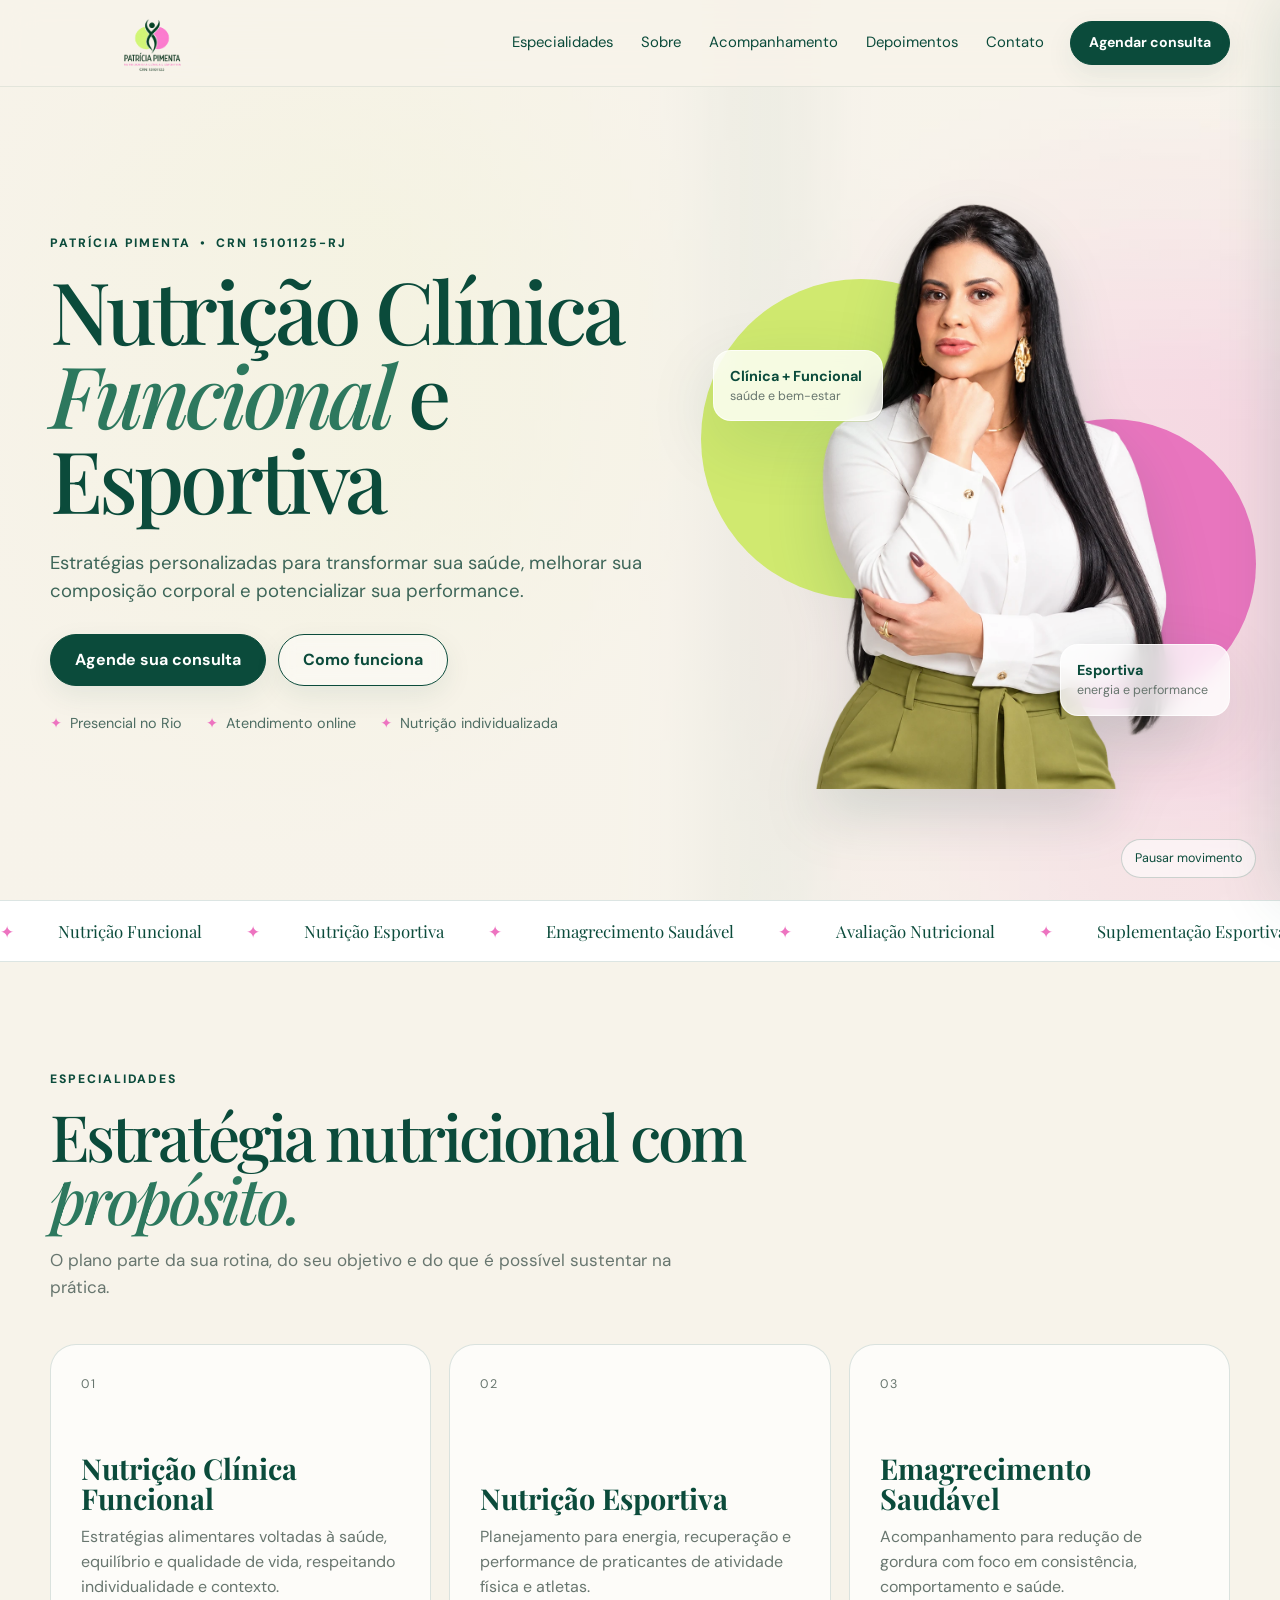
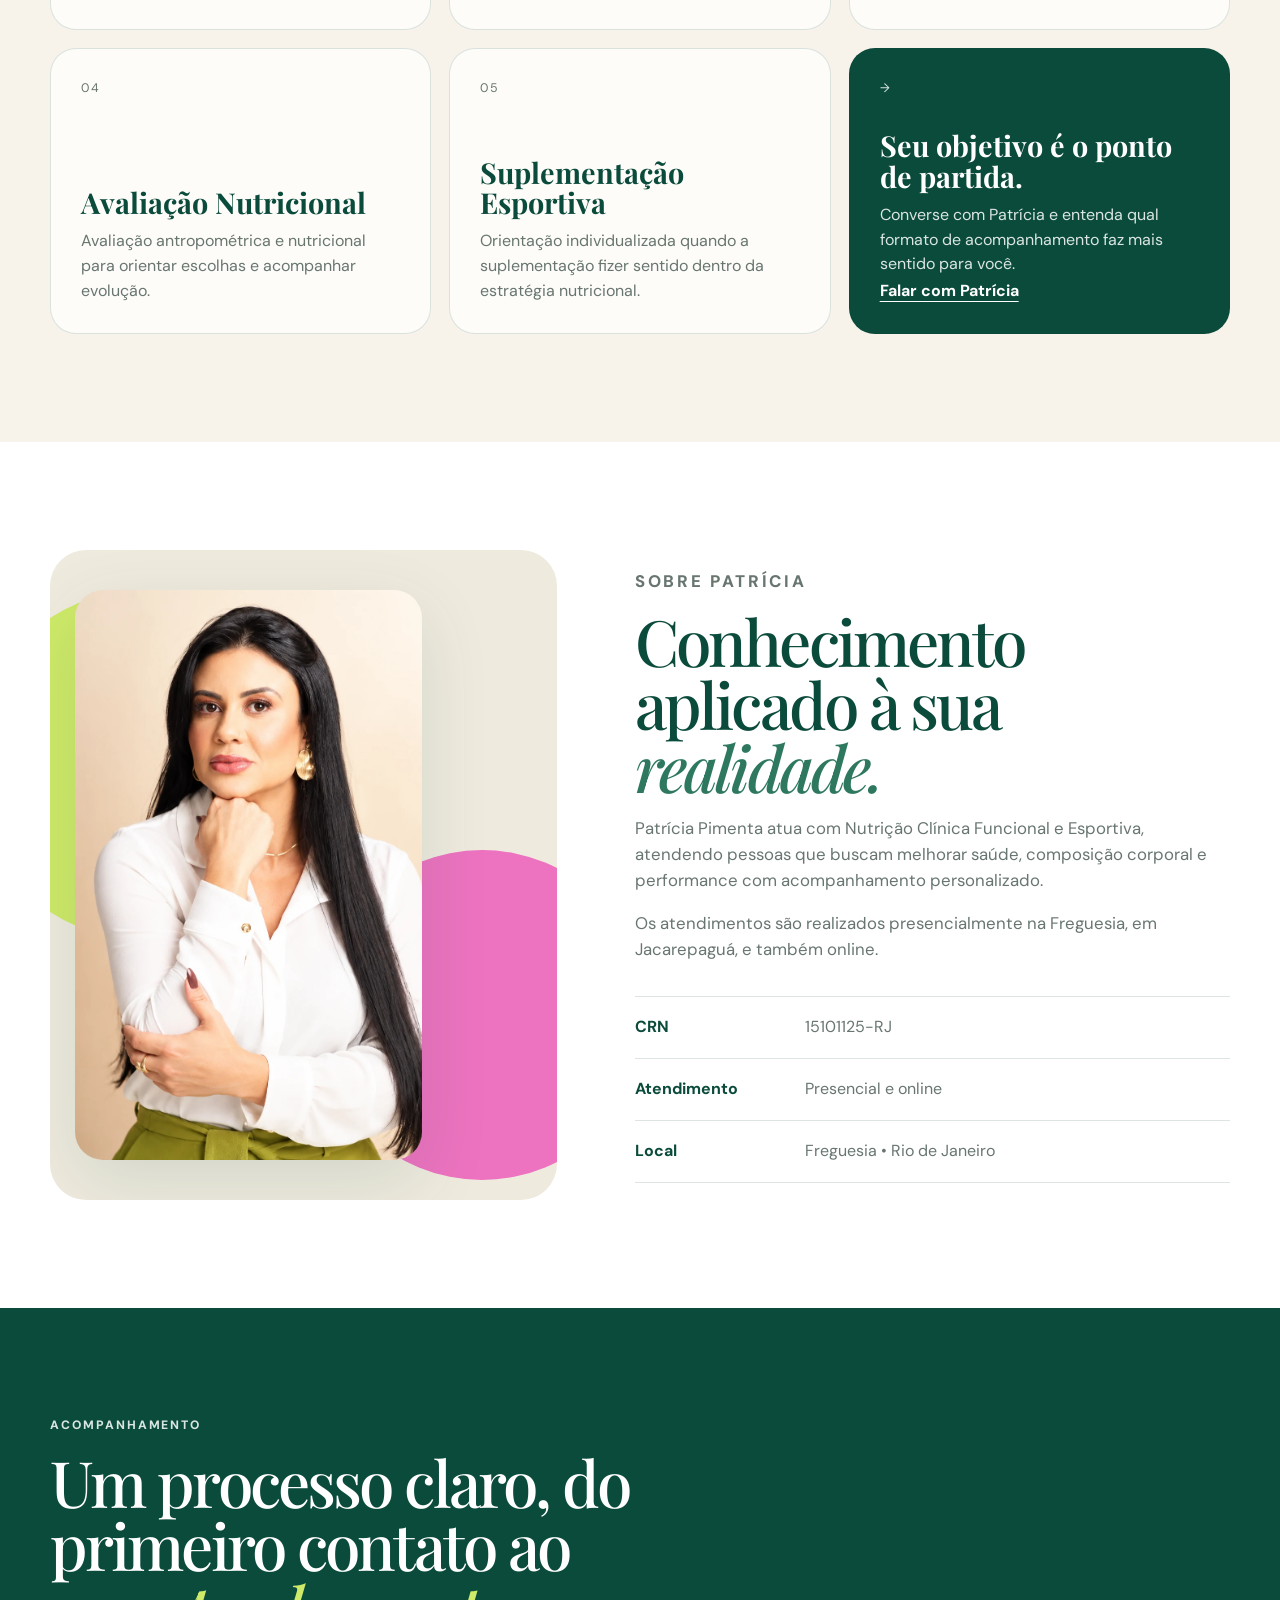
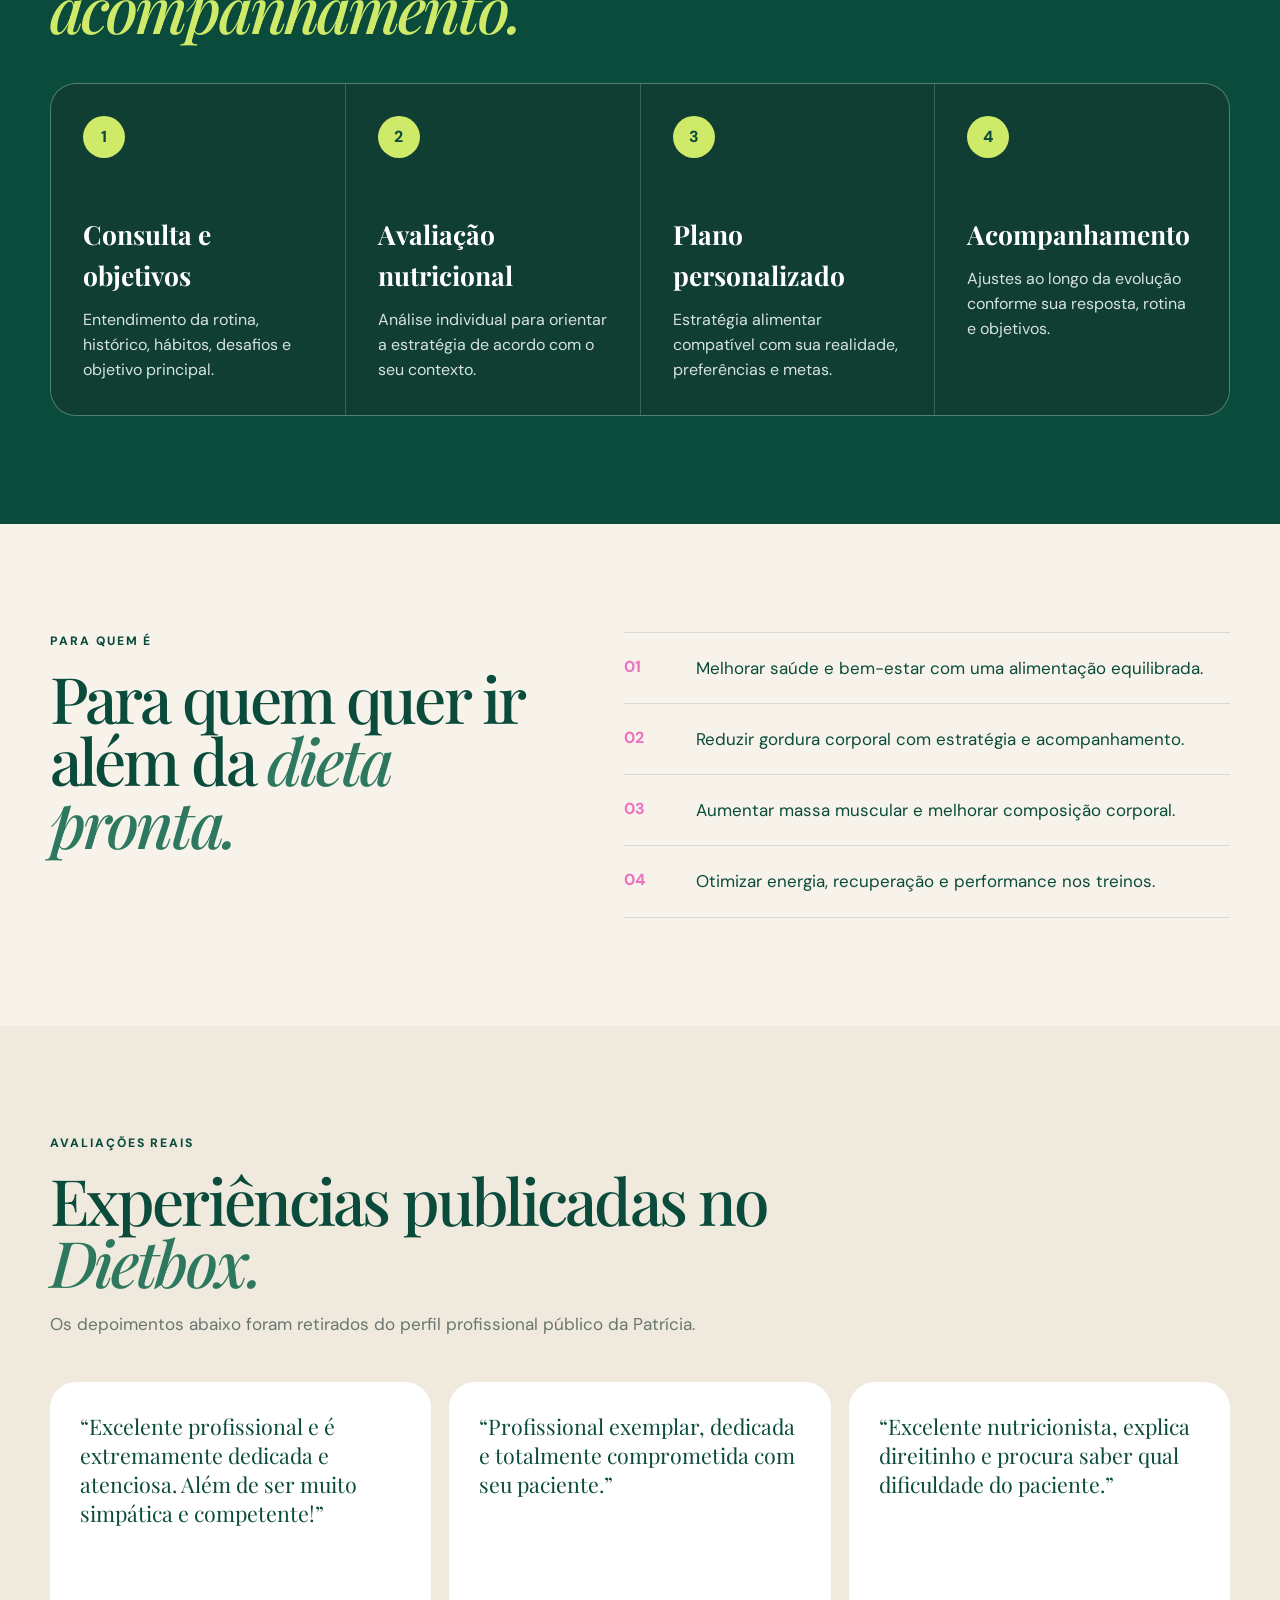
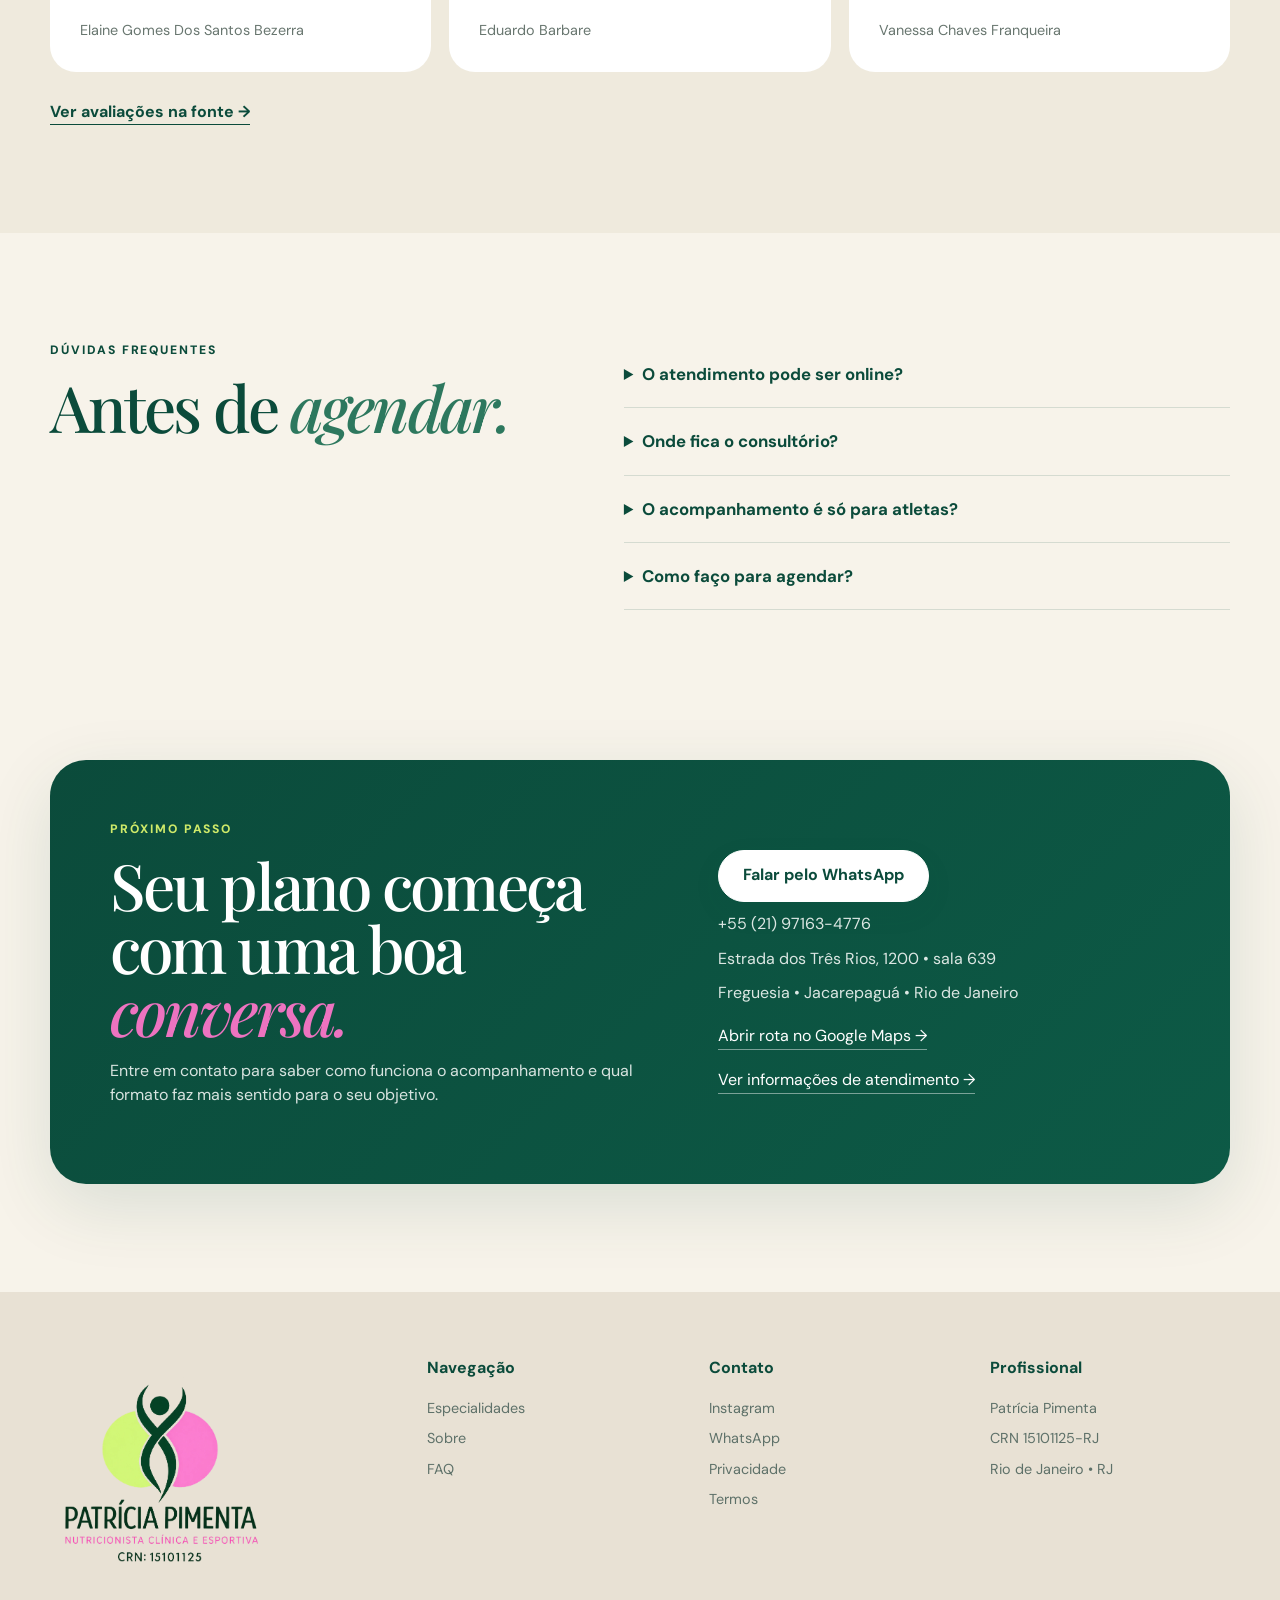
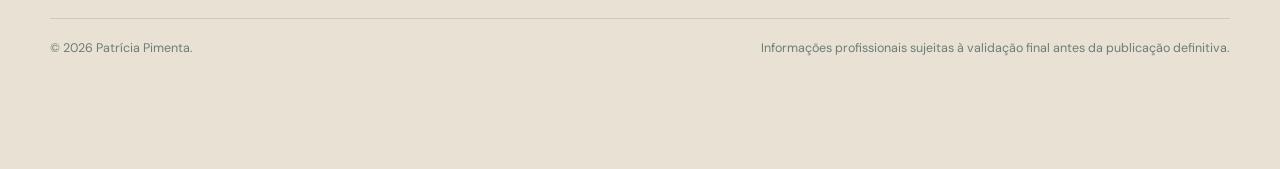
<file: index.html>
<!doctype html>
<html lang="pt-BR">
<head>
  <meta charset="utf-8">
  <meta name="viewport" content="width=device-width,initial-scale=1,viewport-fit=cover">
  <title>Patrícia Pimenta | Nutrição Clínica Funcional e Esportiva</title>
  <meta name="description" content="Nutrição Clínica Funcional e Esportiva no Rio de Janeiro e online. Acompanhamento personalizado para saúde, composição corporal e performance.">
  <meta name="theme-color" content="#f7f3ea">
  <meta name="robots" content="noindex,nofollow">
  <meta property="og:type" content="website">
  <meta property="og:locale" content="pt_BR">
  <meta property="og:title" content="Patrícia Pimenta | Nutrição Clínica Funcional e Esportiva">
  <meta property="og:description" content="Estratégias personalizadas para saúde, composição corporal e performance.">
  <meta property="og:image" content="assets/og-patricia-pimenta.jpg">
  <link rel="icon" href="assets/favicon.png">
  <link rel="preconnect" href="https://fonts.googleapis.com">
  <link rel="preconnect" href="https://fonts.gstatic.com" crossorigin>
  <link href="https://fonts.googleapis.com/css2?family=DM+Sans:wght@400;500;600;700&family=Playfair+Display:ital,wght@0,500;0,600;1,500&display=swap" rel="stylesheet">
  <link rel="stylesheet" href="styles.css">
  <script type="application/ld+json">
  {
    "@context":"https://schema.org",
    "@type":"Dietitian",
    "name":"Patrícia Pimenta",
    "description":"Nutrição Clínica Funcional e Esportiva",
    "identifier":"CRN 15101125-RJ",
    "telephone":"+55 21 97163-4776",
    "sameAs":["https://www.instagram.com/nutricionistapatriciapimenta/","https://dietbox.me/pt-BR/patricia-pimentanutricionista"],
    "address":{"@type":"PostalAddress","streetAddress":"Estrada dos Três Rios, 1200, sala 639, Edifício Idealle","addressLocality":"Rio de Janeiro","addressRegion":"RJ","postalCode":"22745-005","addressCountry":"BR"},
    "areaServed":["Rio de Janeiro","Atendimento online"]
  }
  </script>
</head>
<body>
<a class="skip-link" href="#conteudo">Pular para o conteúdo</a>
<header class="site-header" id="topo">
  <div class="container header-inner">
    <a class="brand" href="#topo" aria-label="Patrícia Pimenta — início">
      <picture><source srcset="assets/logo-patricia-pimenta.webp" type="image/webp"><img src="assets/logo-patricia-pimenta.png" alt="Patrícia Pimenta — Nutricionista Clínica e Esportiva"></picture>
    </a>
    <nav class="nav-desktop" aria-label="Navegação principal">
      <a href="#especialidades">Especialidades</a>
      <a href="#sobre">Sobre</a>
      <a href="#acompanhamento">Acompanhamento</a>
      <a href="#depoimentos">Depoimentos</a>
      <a href="#contato">Contato</a>
    </nav>
    <a class="button button-compact header-cta" href="https://wa.me/5521971634776?text=Ol%C3%A1%2C%20Patr%C3%ADcia!%20Gostaria%20de%20agendar%20uma%20consulta." target="_blank" rel="noopener" data-track="whatsapp_header">Agendar consulta</a>
    <button class="menu-toggle" type="button" aria-label="Abrir menu" aria-expanded="false" aria-controls="mobile-menu"><span></span><span></span></button>
  </div>
</header>
<div class="menu-backdrop" hidden></div>
<nav class="mobile-drawer" id="mobile-menu" aria-label="Menu mobile" aria-hidden="true">
  <div class="mobile-drawer-head"><span>Menu</span><button class="menu-close" type="button" aria-label="Fechar menu">×</button></div>
  <div class="mobile-links">
    <a href="#especialidades">Especialidades</a><a href="#sobre">Sobre</a><a href="#acompanhamento">Acompanhamento</a><a href="#depoimentos">Depoimentos</a><a href="#contato">Contato</a>
  </div>
  <a class="button" href="https://wa.me/5521971634776?text=Ol%C3%A1%2C%20Patr%C3%ADcia!%20Gostaria%20de%20agendar%20uma%20consulta." target="_blank" rel="noopener">Agendar pelo WhatsApp</a>
</nav>

<main id="conteudo">
<section class="hero" aria-labelledby="hero-title">
  <video class="hero-video" autoplay muted loop playsinline preload="metadata" poster="assets/hero-poster.jpg" aria-label="Movimento abstrato nas cores da marca">
    <source src="assets/hero-brand-motion.mp4" type="video/mp4">
  </video>
  <div class="hero-wash"></div>
  <button class="video-toggle" type="button" aria-pressed="false" aria-label="Pausar vídeo">Pausar movimento</button>
  <div class="container hero-layout">
    <div class="hero-copy reveal">
      <p class="kicker">PATRÍCIA PIMENTA <span>•</span> CRN 15101125-RJ</p>
      <h1 id="hero-title">Nutrição Clínica <em>Funcional</em> e Esportiva</h1>
      <p class="hero-sub">Estratégias personalizadas para transformar sua saúde, melhorar sua composição corporal e potencializar sua performance.</p>
      <div class="hero-actions">
        <a class="button" href="https://wa.me/5521971634776?text=Ol%C3%A1%2C%20Patr%C3%ADcia!%20Gostaria%20de%20agendar%20uma%20consulta." target="_blank" rel="noopener" data-track="whatsapp_hero">Agende sua consulta</a>
        <a class="button button-secondary" href="#acompanhamento">Como funciona</a>
      </div>
      <ul class="hero-facts" aria-label="Informações rápidas"><li>Presencial no Rio</li><li>Atendimento online</li><li>Nutrição individualizada</li></ul>
    </div>
    <div class="hero-visual reveal delay-1" aria-hidden="true">
      <div class="hero-orb orb-lime"></div><div class="hero-orb orb-pink"></div>
      <picture><source srcset="assets/patricia-hero-cutout.webp" type="image/webp"><img src="assets/patricia-hero-cutout.png" alt="" class="hero-person" width="1078" height="1402" fetchpriority="high" decoding="async"></picture>
      <div class="micro-card micro-card-top"><strong>Clínica + Funcional</strong><span>saúde e bem-estar</span></div>
      <div class="micro-card micro-card-bottom"><strong>Esportiva</strong><span>energia e performance</span></div>
    </div>
  </div>
</section>

<section class="ticker" aria-label="Áreas de atuação"><div class="ticker-track"><span>Nutrição Funcional</span><span>Nutrição Esportiva</span><span>Emagrecimento Saudável</span><span>Avaliação Nutricional</span><span>Suplementação Esportiva</span><span>Nutrição Funcional</span><span>Nutrição Esportiva</span><span>Emagrecimento Saudável</span></div></section>

<section class="section" id="especialidades">
  <div class="container">
    <div class="section-intro reveal"><p class="kicker">ESPECIALIDADES</p><h2>Estratégia nutricional com <em>propósito.</em></h2><p>O plano parte da sua rotina, do seu objetivo e do que é possível sustentar na prática.</p></div>
    <div class="service-grid">
      <article class="service-card reveal"><span>01</span><h3>Nutrição Clínica Funcional</h3><p>Estratégias alimentares voltadas à saúde, equilíbrio e qualidade de vida, respeitando individualidade e contexto.</p></article>
      <article class="service-card reveal delay-1"><span>02</span><h3>Nutrição Esportiva</h3><p>Planejamento para energia, recuperação e performance de praticantes de atividade física e atletas.</p></article>
      <article class="service-card reveal delay-2"><span>03</span><h3>Emagrecimento Saudável</h3><p>Acompanhamento para redução de gordura com foco em consistência, comportamento e saúde.</p></article>
      <article class="service-card reveal"><span>04</span><h3>Avaliação Nutricional</h3><p>Avaliação antropométrica e nutricional para orientar escolhas e acompanhar evolução.</p></article>
      <article class="service-card reveal delay-1"><span>05</span><h3>Suplementação Esportiva</h3><p>Orientação individualizada quando a suplementação fizer sentido dentro da estratégia nutricional.</p></article>
      <article class="service-card service-card-cta reveal delay-2"><span>→</span><h3>Seu objetivo é o ponto de partida.</h3><p>Converse com Patrícia e entenda qual formato de acompanhamento faz mais sentido para você.</p><a href="https://wa.me/5521971634776?text=Ol%C3%A1%2C%20Patr%C3%ADcia!%20Quero%20entender%20qual%20acompanhamento%20%C3%A9%20ideal%20para%20mim." target="_blank" rel="noopener">Falar com Patrícia</a></article>
    </div>
  </div>
</section>

<section class="section about" id="sobre">
  <div class="container about-layout">
    <div class="about-media reveal"><div class="about-accent about-accent-lime"></div><div class="about-accent about-accent-pink"></div><picture><source srcset="assets/patricia-about-portrait.webp" type="image/webp"><img src="assets/patricia-about-portrait.png" alt="Patrícia Pimenta, nutricionista" loading="lazy" width="1122" height="1402" decoding="async"></picture></div>
    <div class="about-copy reveal delay-1"><p class="kicker">SOBRE PATRÍCIA</p><h2>Conhecimento aplicado à sua <em>realidade.</em></h2><p>Patrícia Pimenta atua com Nutrição Clínica Funcional e Esportiva, atendendo pessoas que buscam melhorar saúde, composição corporal e performance com acompanhamento personalizado.</p><p>Os atendimentos são realizados presencialmente na Freguesia, em Jacarepaguá, e também online.</p><dl class="facts"><div><dt>CRN</dt><dd>15101125-RJ</dd></div><div><dt>Atendimento</dt><dd>Presencial e online</dd></div><div><dt>Local</dt><dd>Freguesia • Rio de Janeiro</dd></div></dl></div>
  </div>
</section>

<section class="section process" id="acompanhamento">
  <div class="container">
    <div class="section-intro section-intro-light reveal"><p class="kicker">ACOMPANHAMENTO</p><h2>Um processo claro, do primeiro contato ao <em>acompanhamento.</em></h2></div>
    <div class="process-grid">
      <article class="process-card reveal"><span>1</span><h3>Consulta e objetivos</h3><p>Entendimento da rotina, histórico, hábitos, desafios e objetivo principal.</p></article>
      <article class="process-card reveal delay-1"><span>2</span><h3>Avaliação nutricional</h3><p>Análise individual para orientar a estratégia de acordo com o seu contexto.</p></article>
      <article class="process-card reveal delay-2"><span>3</span><h3>Plano personalizado</h3><p>Estratégia alimentar compatível com sua realidade, preferências e metas.</p></article>
      <article class="process-card reveal delay-3"><span>4</span><h3>Acompanhamento</h3><p>Ajustes ao longo da evolução conforme sua resposta, rotina e objetivos.</p></article>
    </div>
  </div>
</section>

<section class="section audience">
  <div class="container split">
    <div class="section-intro reveal"><p class="kicker">PARA QUEM É</p><h2>Para quem quer ir além da <em>dieta pronta.</em></h2></div>
    <div class="list-lines reveal delay-1"><div><span>01</span><p>Melhorar saúde e bem-estar com uma alimentação equilibrada.</p></div><div><span>02</span><p>Reduzir gordura corporal com estratégia e acompanhamento.</p></div><div><span>03</span><p>Aumentar massa muscular e melhorar composição corporal.</p></div><div><span>04</span><p>Otimizar energia, recuperação e performance nos treinos.</p></div></div>
  </div>
</section>

<section class="section testimonials" id="depoimentos">
  <div class="container">
    <div class="section-intro reveal"><p class="kicker">AVALIAÇÕES REAIS</p><h2>Experiências publicadas no <em>Dietbox.</em></h2><p>Os depoimentos abaixo foram retirados do perfil profissional público da Patrícia.</p></div>
    <div class="quote-grid">
      <blockquote class="quote reveal"><p>“Excelente profissional e é extremamente dedicada e atenciosa. Além de ser muito simpática e competente!”</p><footer>Elaine Gomes Dos Santos Bezerra</footer></blockquote>
      <blockquote class="quote reveal delay-1"><p>“Profissional exemplar, dedicada e totalmente comprometida com seu paciente.”</p><footer>Eduardo Barbare</footer></blockquote>
      <blockquote class="quote reveal delay-2"><p>“Excelente nutricionista, explica direitinho e procura saber qual dificuldade do paciente.”</p><footer>Vanessa Chaves Franqueira</footer></blockquote>
    </div>
    <a class="inline-link" href="https://dietbox.me/pt-BR/patricia-pimentanutricionista" target="_blank" rel="noopener">Ver avaliações na fonte →</a>
  </div>
</section>

<section class="section faq" id="faq">
  <div class="container split faq-layout">
    <div class="section-intro reveal"><p class="kicker">DÚVIDAS FREQUENTES</p><h2>Antes de <em>agendar.</em></h2></div>
    <div class="faq-list reveal delay-1">
      <details><summary>O atendimento pode ser online?</summary><p>Sim. O perfil profissional informa atendimento presencial e online.</p></details>
      <details><summary>Onde fica o consultório?</summary><p>Estrada dos Três Rios, 1200, sala 639, Edifício Idealle, Freguesia (Jacarepaguá), Rio de Janeiro.</p></details>
      <details><summary>O acompanhamento é só para atletas?</summary><p>Não. O atendimento também contempla saúde, bem-estar, emagrecimento e composição corporal.</p></details>
      <details><summary>Como faço para agendar?</summary><p>Você pode falar diretamente pelo WhatsApp ou acessar o perfil profissional no Dietbox.</p></details>
    </div>
  </div>
</section>

<section class="section location" id="contato">
  <div class="container contact-panel reveal">
    <div><p class="kicker kicker-light">PRÓXIMO PASSO</p><h2>Seu plano começa com uma boa <em>conversa.</em></h2><p>Entre em contato para saber como funciona o acompanhamento e qual formato faz mais sentido para o seu objetivo.</p></div>
    <div class="contact-stack"><a class="button button-light" href="https://wa.me/5521971634776?text=Ol%C3%A1%2C%20Patr%C3%ADcia!%20Gostaria%20de%20agendar%20uma%20consulta." target="_blank" rel="noopener" data-track="whatsapp_final">Falar pelo WhatsApp</a><a href="tel:+5521971634776">+55 (21) 97163-4776</a><span>Estrada dos Três Rios, 1200 • sala 639</span><span>Freguesia • Jacarepaguá • Rio de Janeiro</span><a class="inline-link-light" href="https://www.google.com/maps/search/?api=1&query=Estrada%20dos%20Tr%C3%AAs%20Rios%2C%201200%2C%20sala%20639%2C%20Freguesia%2C%20Rio%20de%20Janeiro%2C%20RJ" target="_blank" rel="noopener">Abrir rota no Google Maps →</a><a class="inline-link-light" href="atendimento-rio.html">Ver informações de atendimento →</a></div>
  </div>
</section>
</main>

<footer class="footer"><div class="container footer-grid"><div><picture><source srcset="assets/logo-patricia-pimenta.webp" type="image/webp"><img src="assets/logo-patricia-pimenta.png" alt="Patrícia Pimenta" class="footer-logo"></picture></div><div><strong>Navegação</strong><a href="#especialidades">Especialidades</a><a href="#sobre">Sobre</a><a href="#faq">FAQ</a></div><div><strong>Contato</strong><a href="https://www.instagram.com/nutricionistapatriciapimenta/" target="_blank" rel="noopener">Instagram</a><a href="https://wa.me/5521971634776" target="_blank" rel="noopener">WhatsApp</a><a href="privacy.html">Privacidade</a><a href="termos.html">Termos</a></div><div><strong>Profissional</strong><span>Patrícia Pimenta</span><span>CRN 15101125-RJ</span><span>Rio de Janeiro • RJ</span></div></div><div class="container footer-bottom"><span>© <span id="year"></span> Patrícia Pimenta.</span><span>Informações profissionais sujeitas à validação final antes da publicação definitiva.</span></div></footer>
<script src="script.js" defer></script>
</body></html>
</file>
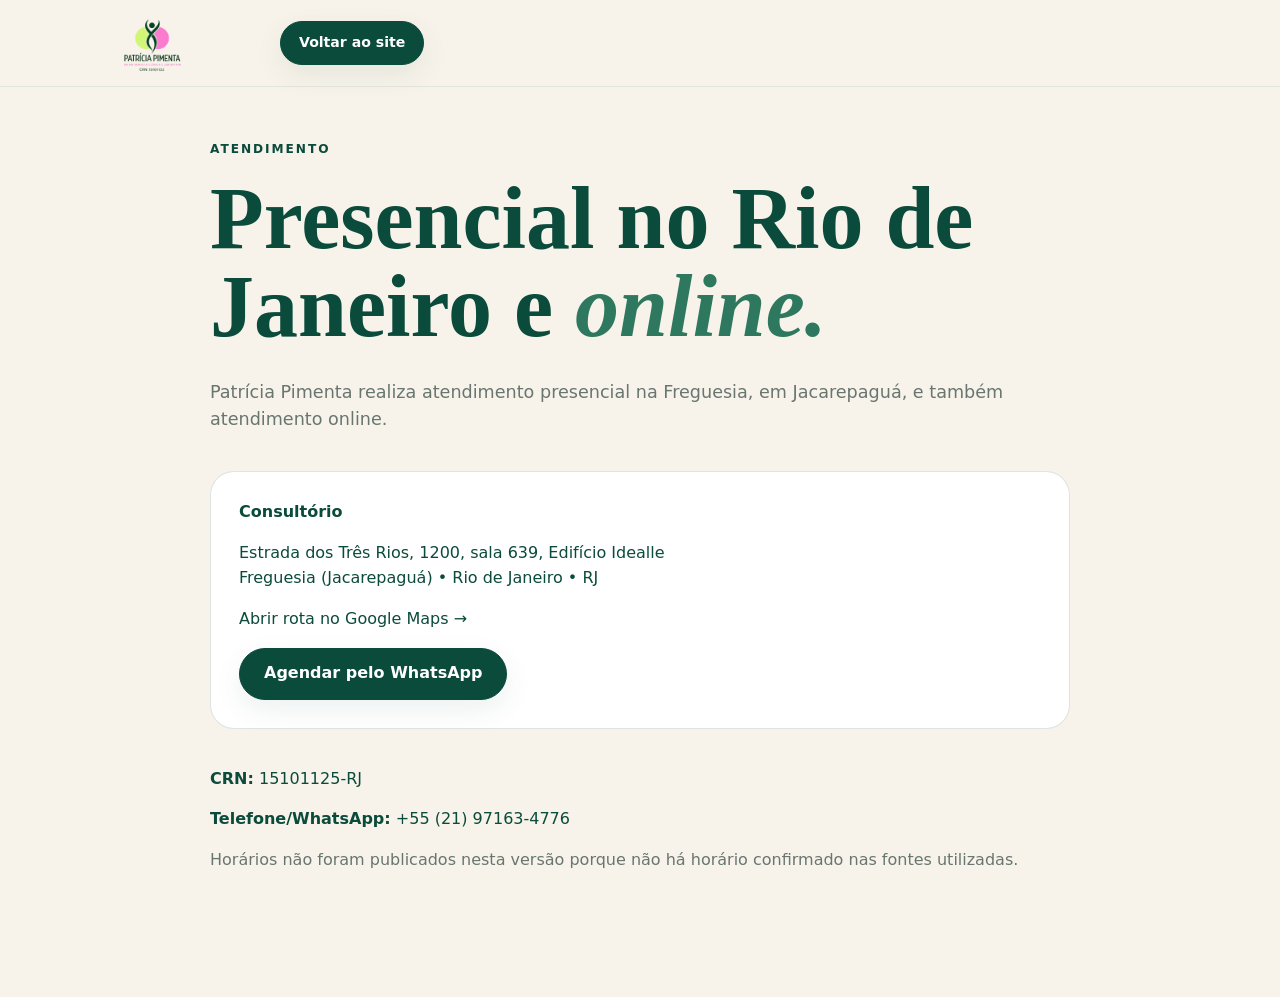
<file: atendimento-rio.html>
<!doctype html><html lang="pt-BR"><head><meta charset="utf-8"><meta name="viewport" content="width=device-width,initial-scale=1"><meta name="robots" content="noindex,nofollow"><title>Atendimento no Rio e Online | Patrícia Pimenta</title><meta name="description" content="Informações de atendimento presencial e online da nutricionista Patrícia Pimenta, CRN 15101125-RJ."><link rel="icon" href="assets/favicon.png"><link rel="stylesheet" href="styles.css"></head><body><header class="site-header"><div class="container header-inner"><a class="brand" href="index.html"><img src="assets/logo-patricia-pimenta.webp" alt="Patrícia Pimenta"></a><a class="button button-compact" href="index.html">Voltar ao site</a></div></header><main class="section" style="padding-top:140px"><div class="container" style="max-width:860px"><p class="kicker">ATENDIMENTO</p><h1 style="font-family:'Playfair Display',Georgia,serif;font-size:clamp(3rem,7vw,5.5rem);line-height:1;margin:0 0 28px">Presencial no Rio de Janeiro e <em style="color:#2d785e">online.</em></h1><p style="font-size:1.1rem;color:#68766f">Patrícia Pimenta realiza atendimento presencial na Freguesia, em Jacarepaguá, e também atendimento online.</p><div style="margin:38px 0;padding:28px;border:1px solid rgba(11,75,59,.14);border-radius:24px;background:#fff"><strong>Consultório</strong><p>Estrada dos Três Rios, 1200, sala 639, Edifício Idealle<br>Freguesia (Jacarepaguá) • Rio de Janeiro • RJ</p><p><a href="https://www.google.com/maps/search/?api=1&query=Estrada%20dos%20Tr%C3%AAs%20Rios%2C%201200%2C%20sala%20639%2C%20Freguesia%2C%20Rio%20de%20Janeiro%2C%20RJ" target="_blank" rel="noopener">Abrir rota no Google Maps →</a></p><a class="button" href="https://wa.me/5521971634776?text=Ol%C3%A1%2C%20Patr%C3%ADcia!%20Gostaria%20de%20agendar%20uma%20consulta." target="_blank" rel="noopener">Agendar pelo WhatsApp</a></div><p><strong>CRN:</strong> 15101125-RJ</p><p><strong>Telefone/WhatsApp:</strong> +55 (21) 97163-4776</p><p style="color:#68766f">Horários não foram publicados nesta versão porque não há horário confirmado nas fontes utilizadas.</p></div></main></body></html>
</file>
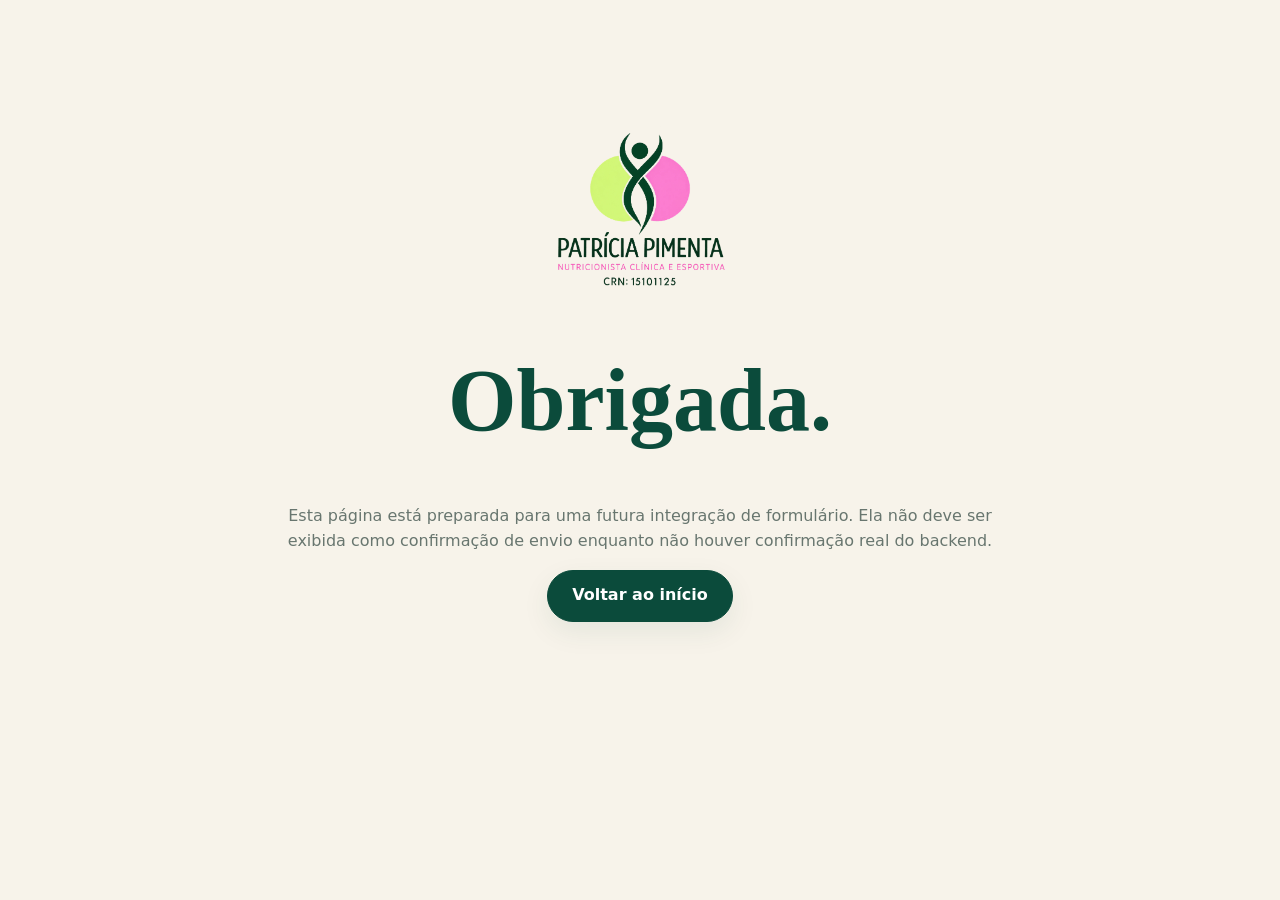
<file: obrigado.html>
<!doctype html><html lang="pt-BR"><head><meta charset="utf-8"><meta name="viewport" content="width=device-width,initial-scale=1"><meta name="robots" content="noindex"><title>Obrigada | Patrícia Pimenta</title><link rel="icon" href="assets/favicon.png"><link rel="stylesheet" href="styles.css"></head><body><main class="section"><div class="container" style="max-width:760px;text-align:center"><img src="assets/logo-patricia-pimenta.webp" alt="Patrícia Pimenta" style="width:190px;margin:0 auto 24px"><h1 style="font-family:'Playfair Display',Georgia,serif;font-size:clamp(3rem,9vw,5.5rem);line-height:1">Obrigada.</h1><p style="color:#68766f">Esta página está preparada para uma futura integração de formulário. Ela não deve ser exibida como confirmação de envio enquanto não houver confirmação real do backend.</p><a class="button" href="index.html">Voltar ao início</a></div></main></body></html>
</file>
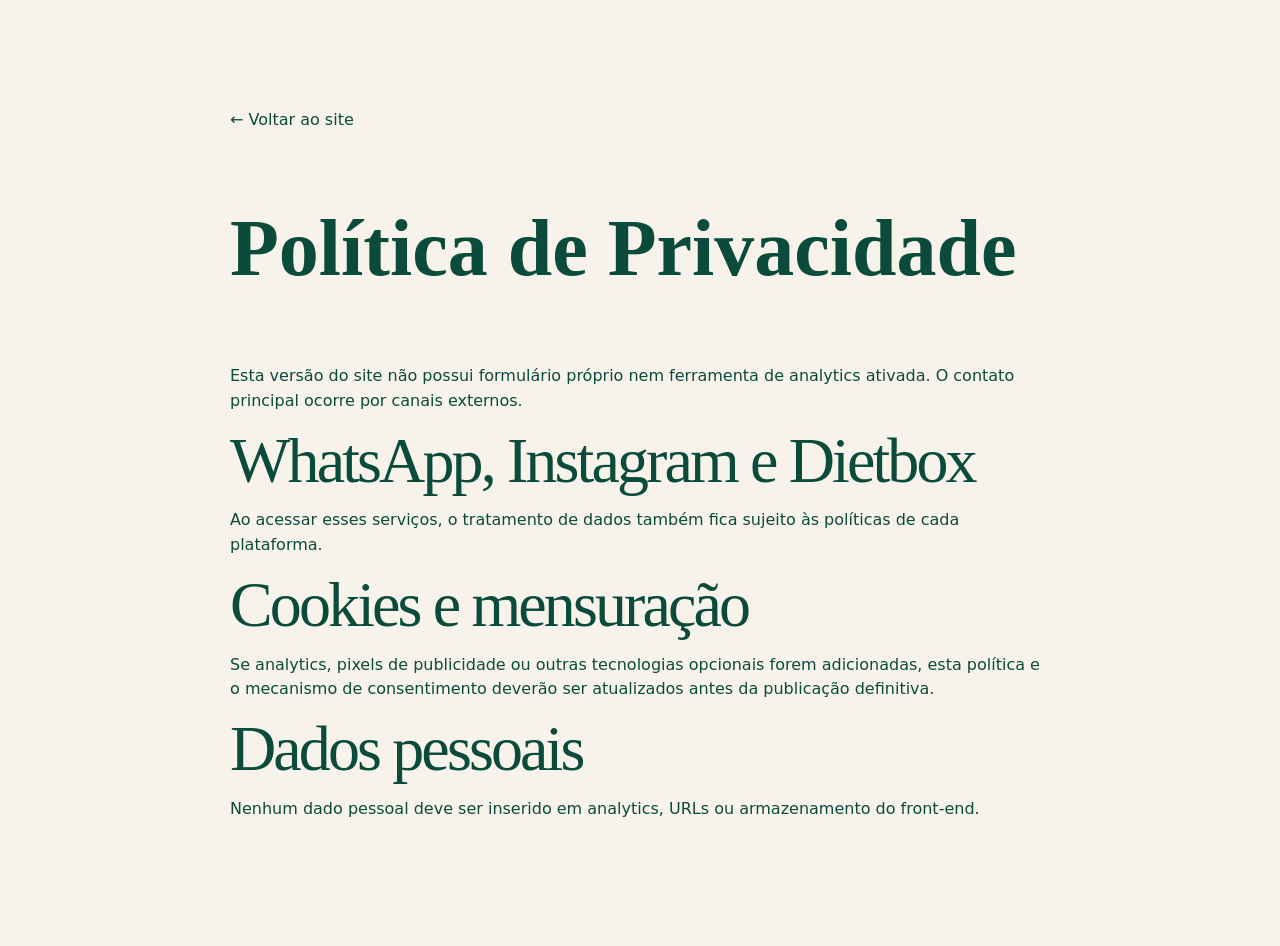
<file: privacy.html>
<!doctype html><html lang="pt-BR"><head><meta charset="utf-8"><meta name="viewport" content="width=device-width,initial-scale=1"><meta name="robots" content="noindex,follow"><title>Política de Privacidade | Patrícia Pimenta</title><link rel="icon" href="assets/favicon.png"><link rel="stylesheet" href="styles.css"></head><body><main class="section"><div class="container" style="max-width:820px"><a href="index.html">← Voltar ao site</a><h1 style="font-family:'Playfair Display',Georgia,serif;font-size:clamp(3rem,7vw,5rem)">Política de Privacidade</h1><p>Esta versão do site não possui formulário próprio nem ferramenta de analytics ativada. O contato principal ocorre por canais externos.</p><h2>WhatsApp, Instagram e Dietbox</h2><p>Ao acessar esses serviços, o tratamento de dados também fica sujeito às políticas de cada plataforma.</p><h2>Cookies e mensuração</h2><p>Se analytics, pixels de publicidade ou outras tecnologias opcionais forem adicionadas, esta política e o mecanismo de consentimento deverão ser atualizados antes da publicação definitiva.</p><h2>Dados pessoais</h2><p>Nenhum dado pessoal deve ser inserido em analytics, URLs ou armazenamento do front-end.</p></div></main></body></html>
</file>
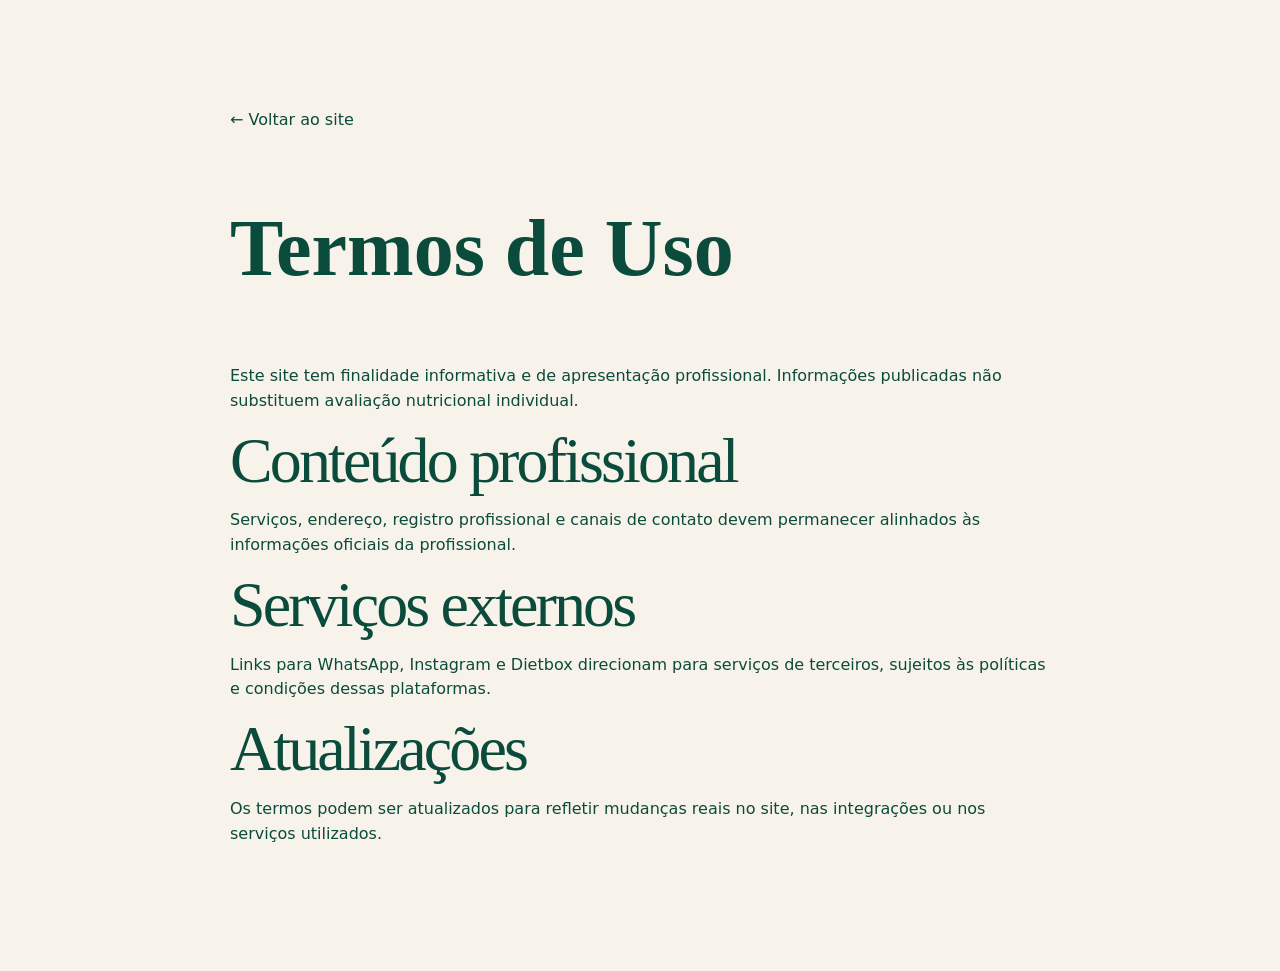
<file: termos.html>
<!doctype html><html lang="pt-BR"><head><meta charset="utf-8"><meta name="viewport" content="width=device-width,initial-scale=1"><meta name="robots" content="noindex,follow"><title>Termos de Uso | Patrícia Pimenta</title><link rel="icon" href="assets/favicon.png"><link rel="stylesheet" href="styles.css"></head><body><main class="section"><div class="container" style="max-width:820px"><a href="index.html">← Voltar ao site</a><h1 style="font-family:'Playfair Display',Georgia,serif;font-size:clamp(3rem,7vw,5rem)">Termos de Uso</h1><p>Este site tem finalidade informativa e de apresentação profissional. Informações publicadas não substituem avaliação nutricional individual.</p><h2>Conteúdo profissional</h2><p>Serviços, endereço, registro profissional e canais de contato devem permanecer alinhados às informações oficiais da profissional.</p><h2>Serviços externos</h2><p>Links para WhatsApp, Instagram e Dietbox direcionam para serviços de terceiros, sujeitos às políticas e condições dessas plataformas.</p><h2>Atualizações</h2><p>Os termos podem ser atualizados para refletir mudanças reais no site, nas integrações ou nos serviços utilizados.</p></div></main></body></html>
</file>
<file: styles.css>
:root{--green:#0b4b3b;--green-2:#103e33;--cream:#f7f3ea;--paper:#fffdf8;--pink:#ed73c0;--pink-soft:#f7d8ea;--lime:#cfea69;--muted:#68766f;--line:rgba(11,75,59,.14);--shadow:0 22px 70px rgba(11,75,59,.12)}
*{box-sizing:border-box}html{scroll-behavior:smooth;scroll-padding-top:90px}body{margin:0;background:var(--cream);color:var(--green);font-family:"DM Sans",system-ui,-apple-system,sans-serif;line-height:1.55;overflow-x:hidden}body.menu-open{overflow:hidden}img,video{max-width:100%;display:block}a{color:inherit;text-decoration:none}button,input,textarea{font:inherit}.container{width:min(1180px,calc(100% - 40px));margin-inline:auto}.skip-link{position:fixed;left:12px;top:-60px;z-index:999;background:#fff;padding:10px 14px;border-radius:10px}.skip-link:focus{top:12px}
.site-header{position:fixed;inset:0 0 auto;z-index:60;background:rgba(247,243,234,.88);backdrop-filter:blur(16px);border-bottom:1px solid rgba(11,75,59,.08)}.header-inner{height:86px;display:flex;align-items:center;gap:26px}.brand{width:204px;flex:0 0 auto}.brand img{width:100%;height:64px;object-fit:contain}.nav-desktop{margin-left:auto;display:flex;align-items:center;gap:28px;font-size:.93rem}.nav-desktop a{position:relative}.nav-desktop a:after{content:"";position:absolute;left:0;bottom:-7px;width:0;height:1px;background:var(--green);transition:.2s}.nav-desktop a:hover:after,.nav-desktop a:focus-visible:after{width:100%}.button{display:inline-flex;align-items:center;justify-content:center;min-height:52px;padding:0 24px;border-radius:999px;background:var(--green);border:1px solid var(--green);color:#fff;font-weight:700;transition:transform .2s,background .2s,box-shadow .2s;box-shadow:0 10px 28px rgba(11,75,59,.08)}.button:hover,.button:focus-visible{transform:translateY(-2px);background:#0e5b47;box-shadow:0 16px 34px rgba(11,75,59,.14)}.button-compact{min-height:44px;padding:0 18px;font-size:.88rem}.button-secondary{background:rgba(255,255,255,.42);color:var(--green);backdrop-filter:blur(8px)}.button-secondary:hover{background:#fff}.menu-toggle{display:none;width:44px;height:44px;border:0;background:transparent;position:relative;padding:0}.menu-toggle span{position:absolute;left:10px;right:10px;height:2px;background:var(--green);transition:.2s}.menu-toggle span:first-child{top:16px}.menu-toggle span:last-child{top:26px}.menu-backdrop{position:fixed;inset:0;background:rgba(5,28,22,.28);z-index:69;backdrop-filter:blur(3px)}.mobile-drawer{position:fixed;top:0;right:0;bottom:0;z-index:70;width:min(88vw,380px);background:var(--paper);padding:24px;display:flex;flex-direction:column;transform:translateX(105%);transition:transform .28s ease;box-shadow:-20px 0 60px rgba(11,75,59,.14)}.mobile-drawer.open{transform:translateX(0)}.mobile-drawer-head{display:flex;align-items:center;justify-content:space-between;border-bottom:1px solid var(--line);padding-bottom:16px;text-transform:uppercase;letter-spacing:.16em;font-size:.75rem;font-weight:800}.menu-close{border:0;background:none;font-size:2rem;line-height:1;color:var(--green)}.mobile-links{display:grid;margin:28px 0 auto}.mobile-links a{font-family:"Playfair Display",Georgia,serif;font-size:2rem;padding:14px 0;border-bottom:1px solid var(--line)}
.hero{position:relative;min-height:100svh;padding:138px 0 70px;display:grid;align-items:center;overflow:hidden}.hero-video{position:absolute;inset:0;width:100%;height:100%;object-fit:cover}.hero-wash{position:absolute;inset:0;background:linear-gradient(90deg,rgba(247,243,234,.96) 0%,rgba(247,243,234,.76) 48%,rgba(247,243,234,.32) 100%)}.video-toggle{position:absolute;right:24px;bottom:22px;z-index:5;border:1px solid rgba(11,75,59,.2);background:rgba(255,255,255,.55);backdrop-filter:blur(8px);color:var(--green);border-radius:999px;padding:9px 13px;font-size:.78rem}.hero-layout{position:relative;z-index:2;display:grid;grid-template-columns:1.08fr .92fr;gap:56px;align-items:center}.kicker{margin:0 0 16px;font-size:.76rem;font-weight:800;letter-spacing:.16em;text-transform:uppercase}.kicker span{padding:0 4px}.hero h1,.section h2{font-family:"Playfair Display",Georgia,serif;font-weight:500;letter-spacing:-.045em;line-height:.98;margin:0}.hero h1{font-size:clamp(4rem,6.7vw,7.1rem);max-width:790px}.hero h1 em,.section h2 em{font-style:italic;color:#2d785e}.hero-sub{max-width:660px;font-size:clamp(1.05rem,1.45vw,1.28rem);color:#3e6659;margin:28px 0}.hero-actions{display:flex;gap:12px;flex-wrap:wrap}.hero-facts{list-style:none;padding:0;margin:26px 0 0;display:flex;gap:12px 24px;flex-wrap:wrap;color:#4e6d63;font-size:.9rem}.hero-facts li:before{content:"✦";color:var(--pink);margin-right:8px}.hero-visual{position:relative;min-height:610px;display:grid;place-items:end center}.hero-person{position:relative;z-index:3;width:min(510px,100%);height:590px;object-fit:contain;object-position:center bottom;filter:drop-shadow(0 26px 28px rgba(11,75,59,.15))}.hero-orb{position:absolute;border-radius:50%;filter:saturate(.95)}.orb-lime{width:320px;height:320px;background:var(--lime);left:-12px;top:100px}.orb-pink{width:290px;height:290px;background:var(--pink);right:-26px;bottom:80px}.micro-card{position:absolute;z-index:4;background:rgba(255,255,255,.8);backdrop-filter:blur(12px);border:1px solid rgba(255,255,255,.7);padding:14px 16px;border-radius:18px;box-shadow:var(--shadow);display:grid;min-width:170px}.micro-card strong{font-size:.9rem}.micro-card span{font-size:.78rem;color:var(--muted)}.micro-card-top{left:0;top:28%}.micro-card-bottom{right:0;bottom:12%}
.ticker{overflow:hidden;background:#fff;border-block:1px solid var(--line)}.ticker-track{width:max-content;display:flex;gap:44px;padding:17px 0;animation:ticker 30s linear infinite}.ticker-track span{font-family:"Playfair Display",Georgia,serif;font-size:1.05rem}.ticker-track span:before{content:"✦";color:var(--pink);margin-right:44px}@keyframes ticker{to{transform:translateX(-50%)}}
.section{padding:108px 0}.section-intro{max-width:760px;margin-bottom:44px}.section h2{font-size:clamp(3rem,5vw,5.4rem)}.section-intro>p:last-child{max-width:650px;font-size:1.07rem;color:var(--muted)}.service-grid{display:grid;grid-template-columns:repeat(3,1fr);gap:18px}.service-card{min-height:286px;padding:30px;border-radius:26px;background:rgba(255,255,255,.72);border:1px solid var(--line);display:flex;flex-direction:column;transition:.22s}.service-card:hover{transform:translateY(-5px);box-shadow:var(--shadow)}.service-card>span{font-size:.78rem;letter-spacing:.16em;color:var(--muted);margin-bottom:auto}.service-card h3{font-family:"Playfair Display",Georgia,serif;font-size:1.8rem;line-height:1.05;margin:30px 0 12px}.service-card p{margin:0;color:var(--muted)}.service-card-cta{background:var(--green);color:#fff}.service-card-cta p,.service-card-cta>span{color:#dbe6e2}.service-card-cta a{margin-top:auto;font-weight:700;text-decoration:underline;text-underline-offset:5px}
.about{background:#fff}.about-layout{display:grid;grid-template-columns:.92fr 1.08fr;gap:78px;align-items:center}.about-media{position:relative;min-height:650px;border-radius:36px;background:#efeade;overflow:hidden;display:grid;place-items:center}.about-media img{position:relative;z-index:3;width:76%;max-height:570px;object-fit:cover;border-radius:28px;box-shadow:var(--shadow)}.about-accent{position:absolute;border-radius:50%}.about-accent-lime{width:350px;height:350px;background:var(--lime);left:-80px;top:40px}.about-accent-pink{width:330px;height:330px;background:var(--pink);right:-90px;bottom:20px}.about-copy>p{font-size:1.05rem;color:var(--muted)}.facts{margin:34px 0 0}.facts div{display:grid;grid-template-columns:150px 1fr;gap:20px;padding:18px 0;border-top:1px solid var(--line)}.facts div:last-child{border-bottom:1px solid var(--line)}.facts dt{font-weight:700}.facts dd{margin:0;color:var(--muted)}
.process{background:var(--green);color:#fff}.section-intro-light p{color:#d8e5e0}.section-intro-light h2 em{color:var(--lime)}.process-grid{display:grid;grid-template-columns:repeat(4,1fr);gap:1px;background:rgba(255,255,255,.16);border:1px solid rgba(255,255,255,.16);border-radius:26px;overflow:hidden}.process-card{padding:32px;background:var(--green-2);min-height:320px}.process-card>span{width:42px;height:42px;border-radius:50%;display:grid;place-items:center;background:var(--lime);color:var(--green);font-weight:800}.process-card h3{font-family:"Playfair Display",Georgia,serif;font-size:1.65rem;margin:56px 0 12px}.process-card p{color:#d6e3de;margin:0}.split{display:grid;grid-template-columns:.9fr 1.1fr;gap:78px}.list-lines{border-top:1px solid var(--line)}.list-lines div{display:grid;grid-template-columns:50px 1fr;gap:22px;padding:22px 0;border-bottom:1px solid var(--line)}.list-lines span{color:var(--pink);font-weight:800}.list-lines p{margin:0;font-size:1.06rem}.testimonials{background:#efeadd}.quote-grid{display:grid;grid-template-columns:repeat(3,1fr);gap:18px}.quote{margin:0;min-height:290px;background:#fff;padding:30px;border-radius:26px;display:flex;flex-direction:column}.quote p{font-family:"Playfair Display",Georgia,serif;font-size:1.34rem;line-height:1.36;margin:0}.quote footer{margin-top:auto;padding-top:24px;color:var(--muted);font-size:.9rem}.inline-link{display:inline-block;margin-top:28px;font-weight:700;border-bottom:1px solid currentColor}.faq-list details{padding:20px 0;border-bottom:1px solid var(--line)}.faq-list summary{cursor:pointer;font-weight:700;font-size:1.05rem}.faq-list p{color:var(--muted);padding-right:12px}.location{padding-top:42px}.contact-panel{background:linear-gradient(135deg,#0b4b3b,#0d5a46);color:#fff;border-radius:36px;padding:60px;display:grid;grid-template-columns:1.1fr .9fr;gap:56px;box-shadow:var(--shadow)}.contact-panel h2 em{color:var(--pink)}.contact-panel>div>p:last-child{color:#d8e4e0}.kicker-light{color:var(--lime)}.contact-stack{display:flex;flex-direction:column;align-items:flex-start;justify-content:center;gap:10px;color:#dce7e3}.button-light{background:#fff;color:var(--green);border-color:#fff}.inline-link-light{margin-top:8px;color:#fff;border-bottom:1px solid rgba(255,255,255,.45)}
.footer{background:#e8e1d4;padding:64px 0 110px}.footer-grid{display:grid;grid-template-columns:1.4fr repeat(3,1fr);gap:42px}.footer-grid>div{display:flex;flex-direction:column;gap:8px}.footer-grid strong{margin-bottom:8px}.footer-grid a,.footer-grid span{font-size:.9rem;color:#5e7169}.footer-logo{width:220px}.footer-bottom{margin-top:42px;padding-top:20px;border-top:1px solid var(--line);display:flex;justify-content:space-between;gap:24px;font-size:.78rem;color:#6d7d76}
.reveal{opacity:0;transform:translateY(22px);transition:opacity .65s ease,transform .65s ease}.reveal.visible{opacity:1;transform:none}.delay-1{transition-delay:.07s}.delay-2{transition-delay:.14s}.delay-3{transition-delay:.21s}
@media(max-width:1080px){.nav-desktop{gap:18px}.header-cta{display:none}.hero-layout{grid-template-columns:1fr .88fr;gap:28px}.hero h1{font-size:clamp(3.8rem,7.5vw,5.8rem)}.hero-visual{min-height:540px}.hero-person{height:520px}.service-grid{grid-template-columns:repeat(2,1fr)}.process-grid{grid-template-columns:repeat(2,1fr)}.about-layout,.split,.contact-panel{gap:48px}}
@media(max-width:820px){html{scroll-padding-top:74px}.container{width:min(100% - 32px,1180px)}.header-inner{height:74px}.brand{width:174px}.brand img{height:60px}.nav-desktop,.header-cta{display:none}.menu-toggle{display:block;margin-left:auto}.hero{min-height:auto;padding:104px 0 44px}.hero-layout{grid-template-columns:1fr;gap:18px}.hero-wash{background:linear-gradient(180deg,rgba(247,243,234,.96) 0%,rgba(247,243,234,.8) 58%,rgba(247,243,234,.52) 100%)}.hero-copy{text-align:left}.hero h1{font-size:clamp(3.15rem,12vw,4.9rem);max-width:680px}.hero-sub{max-width:620px;margin:22px 0}.hero-facts{gap:10px 16px;margin-top:22px}.hero-visual{min-height:460px;margin-top:6px}.hero-person{height:460px;width:min(430px,92%)}.orb-lime{width:240px;height:240px;left:8%;top:65px}.orb-pink{width:220px;height:220px;right:5%;bottom:45px}.micro-card-top{left:3%;top:27%}.micro-card-bottom{right:2%;bottom:9%}.video-toggle{right:14px;bottom:12px}.about-layout,.split,.contact-panel{grid-template-columns:1fr}.about-media{min-height:540px}.about-media img{width:min(440px,78%);max-height:470px}.quote-grid{grid-template-columns:1fr}.footer-grid{grid-template-columns:1fr 1fr}}
@media(max-width:560px){.container{width:min(100% - 28px,1180px)}.hero{padding-top:94px}.hero h1{font-size:clamp(2.72rem,12.8vw,3.55rem);line-height:1.02}.hero-sub{font-size:1rem;line-height:1.55}.hero-actions{display:grid;grid-template-columns:1fr}.hero-actions .button{width:100%}.hero-facts{display:grid;grid-template-columns:1fr 1fr;font-size:.84rem}.hero-facts li:last-child{grid-column:1/-1}.hero-visual{min-height:410px}.hero-person{height:410px}.orb-lime{width:190px;height:190px;left:3%;top:60px}.orb-pink{width:180px;height:180px;right:0;bottom:48px}.micro-card{min-width:0;padding:10px 12px;border-radius:14px}.micro-card strong{font-size:.78rem}.micro-card span{font-size:.7rem}.micro-card-top{left:0;top:29%}.micro-card-bottom{right:0;bottom:10%}.video-toggle{font-size:.7rem;padding:7px 10px}.section{padding:78px 0}.section h2{font-size:clamp(2.65rem,12vw,3.4rem);line-height:1}.section-intro{margin-bottom:34px}.service-grid,.process-grid,.footer-grid{grid-template-columns:1fr}.service-card{min-height:250px;padding:26px}.process-card{min-height:auto;padding:28px}.process-card h3{margin-top:34px}.about-media{min-height:430px;border-radius:26px}.about-media img{width:82%;max-height:380px;border-radius:22px}.about-accent-lime,.about-accent-pink{width:230px;height:230px}.facts div{grid-template-columns:105px 1fr;gap:12px}.contact-panel{padding:34px 24px;border-radius:28px}.footer{padding-bottom:116px}.footer-bottom{flex-direction:column}.mobile-links a{font-size:1.75rem}.mobile-drawer{width:min(92vw,360px)}.ticker-track{gap:32px}.ticker-track span:before{margin-right:32px}}
@media(max-width:340px){.kicker{font-size:.68rem;letter-spacing:.12em}.hero h1{font-size:2.72rem}.hero-facts{grid-template-columns:1fr}.hero-facts li:last-child{grid-column:auto}.hero-visual{min-height:360px}.hero-person{height:360px}.micro-card-bottom{bottom:7%}.section h2{font-size:2.45rem}}
@media(prefers-reduced-motion:reduce){html{scroll-behavior:auto}.ticker-track{animation:none}.reveal{opacity:1;transform:none;transition:none}.hero-video{display:none}.video-toggle{display:none}}
:focus-visible{outline:3px solid #ff9ad9;outline-offset:3px}

@media(max-width:820px){body.menu-open }

section[id]{scroll-margin-top:92px}

.menu-toggle:focus-visible,.menu-close:focus-visible,.mobile-links a:focus-visible{
  outline:3px solid var(--pink);outline-offset:4px
}
</file>
